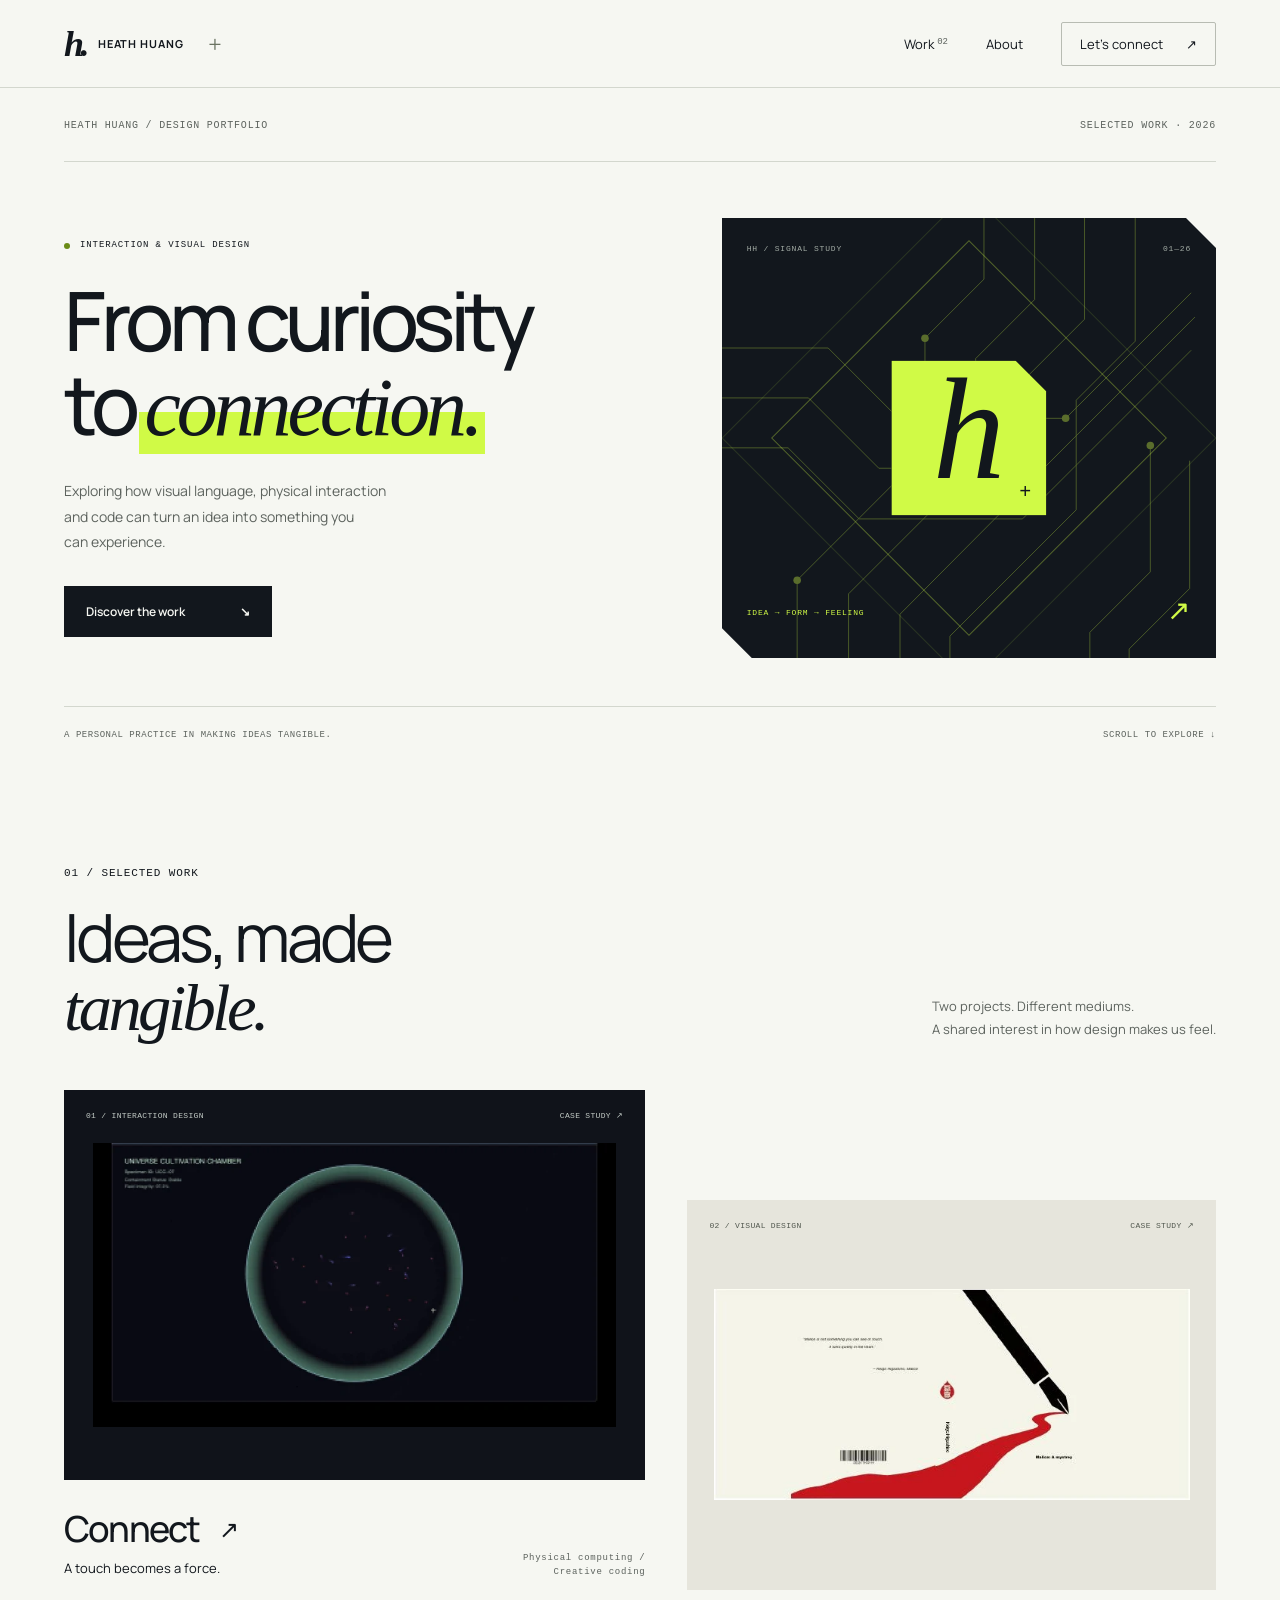
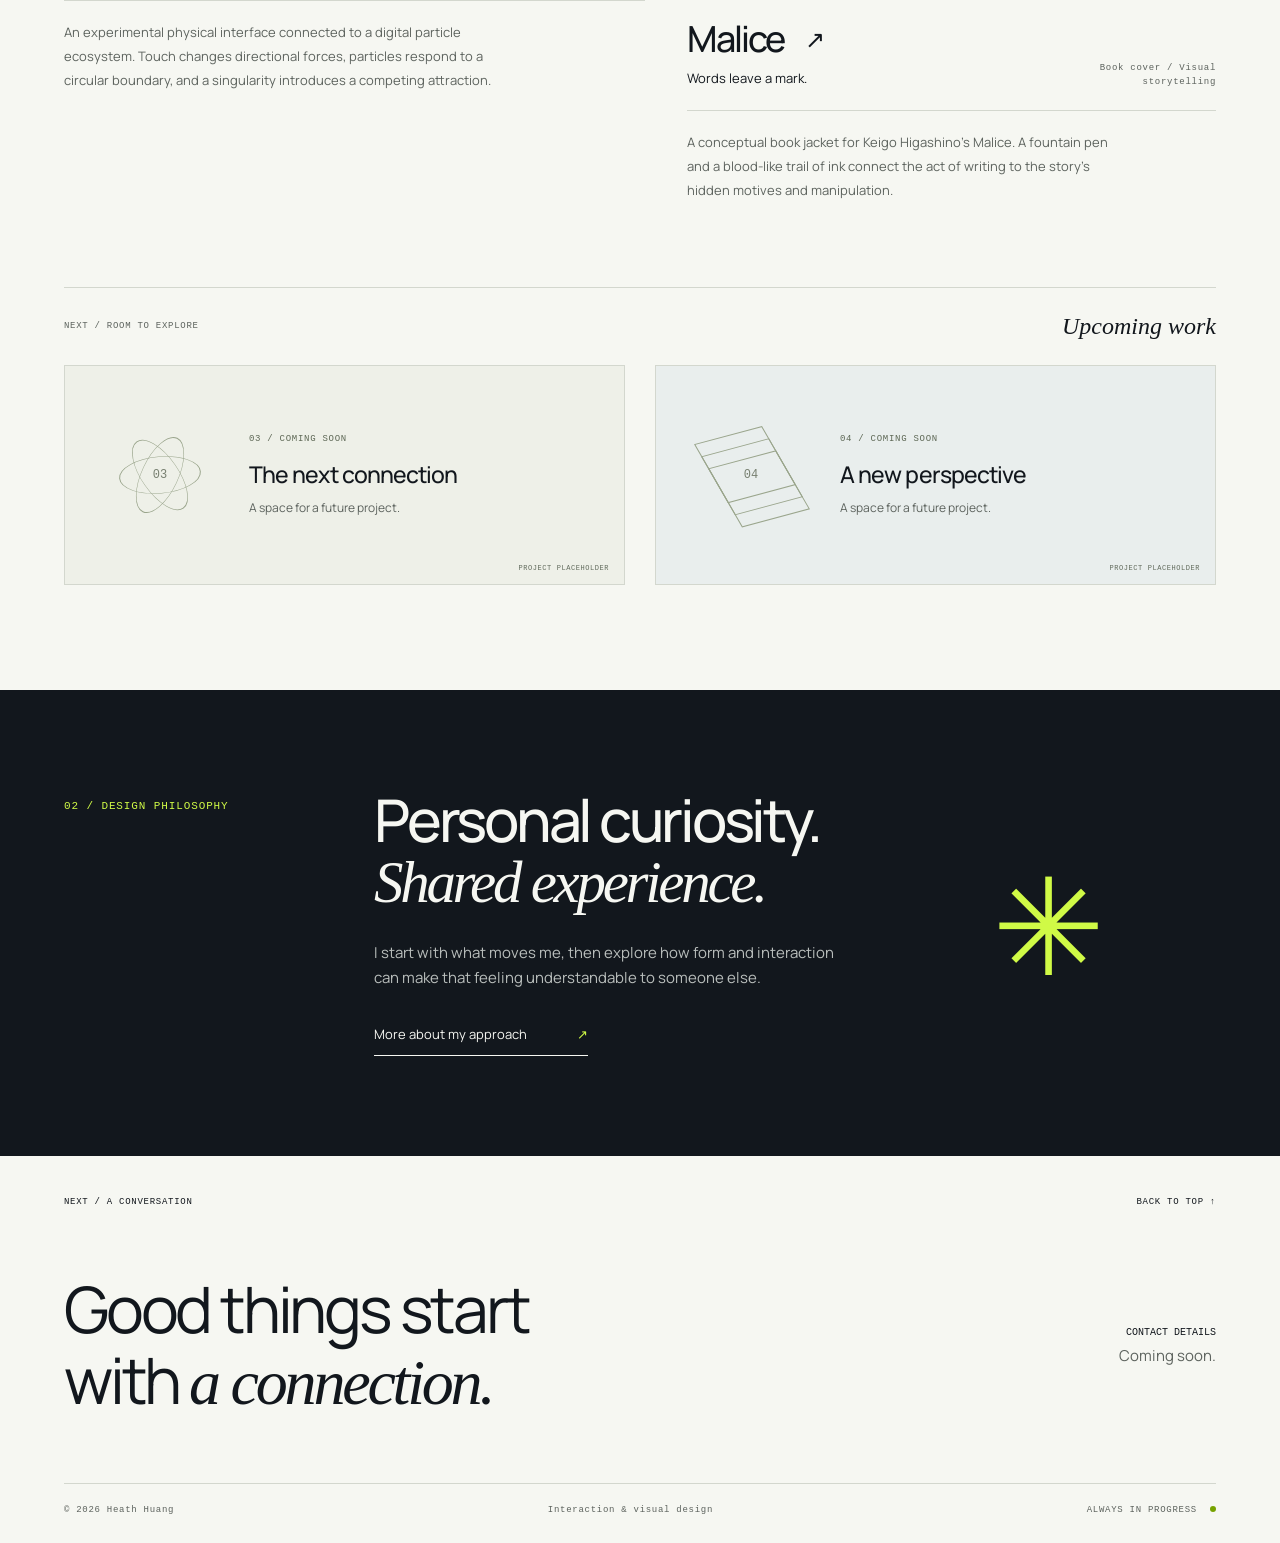
<file: index.html>
<!doctype html>
<html lang="en"><head><meta charset="UTF-8"><meta name="viewport" content="width=device-width, initial-scale=1"><meta name="theme-color" content="#d0fa46"><meta name="description" content="Heath Huang's selected work in interaction design, creative coding and visual storytelling."><title>Heath Huang — From curiosity to connection</title><link rel="icon" href="assets/favicon.svg" type="image/svg+xml"><link rel="preload" href="assets/fonts/Manrope-Variable.ttf" as="font" type="font/ttf" crossorigin><link rel="stylesheet" href="css/styles.css"><link rel="stylesheet" href="css/refinement.css"><script type="module" src="js/app.js"></script></head><body><a class="skip" href="#main">Skip to content</a><div id="app"></div><noscript>Please enable JavaScript to view this portfolio.</noscript></body></html>
</file>
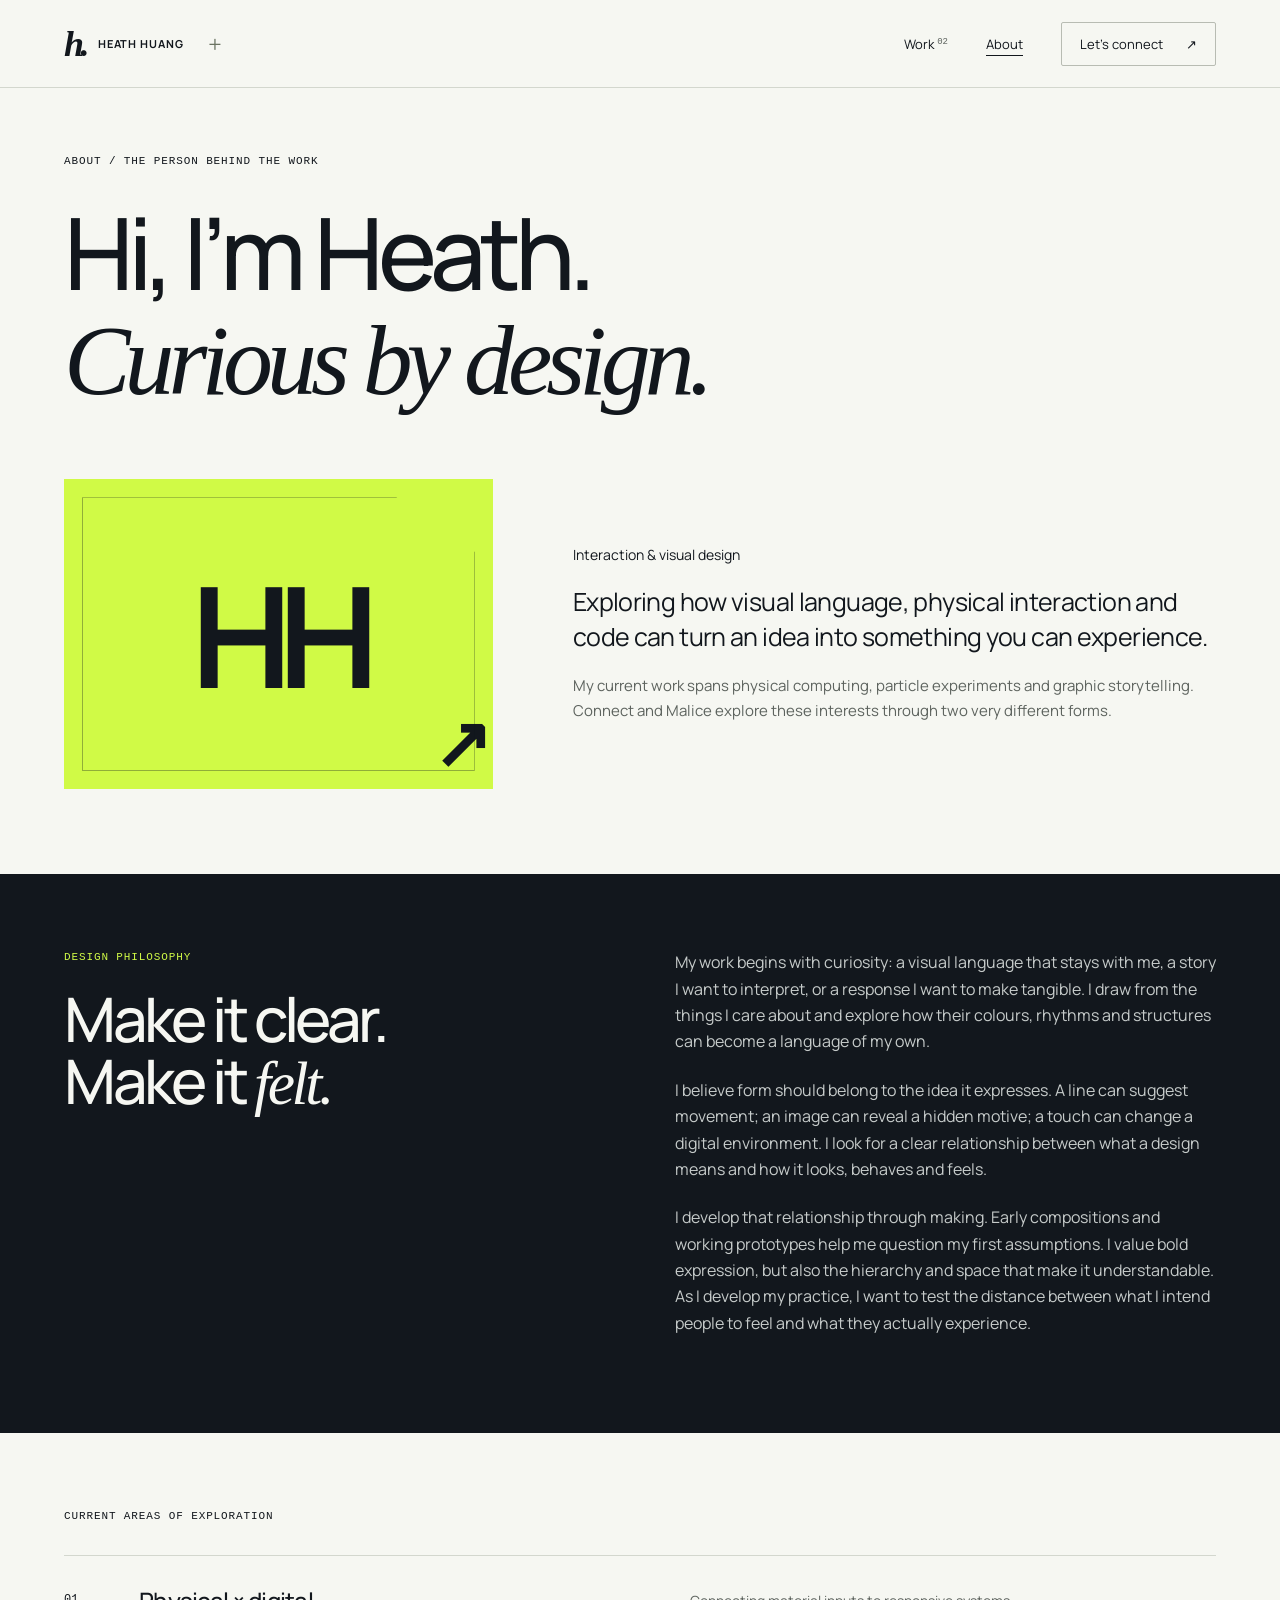
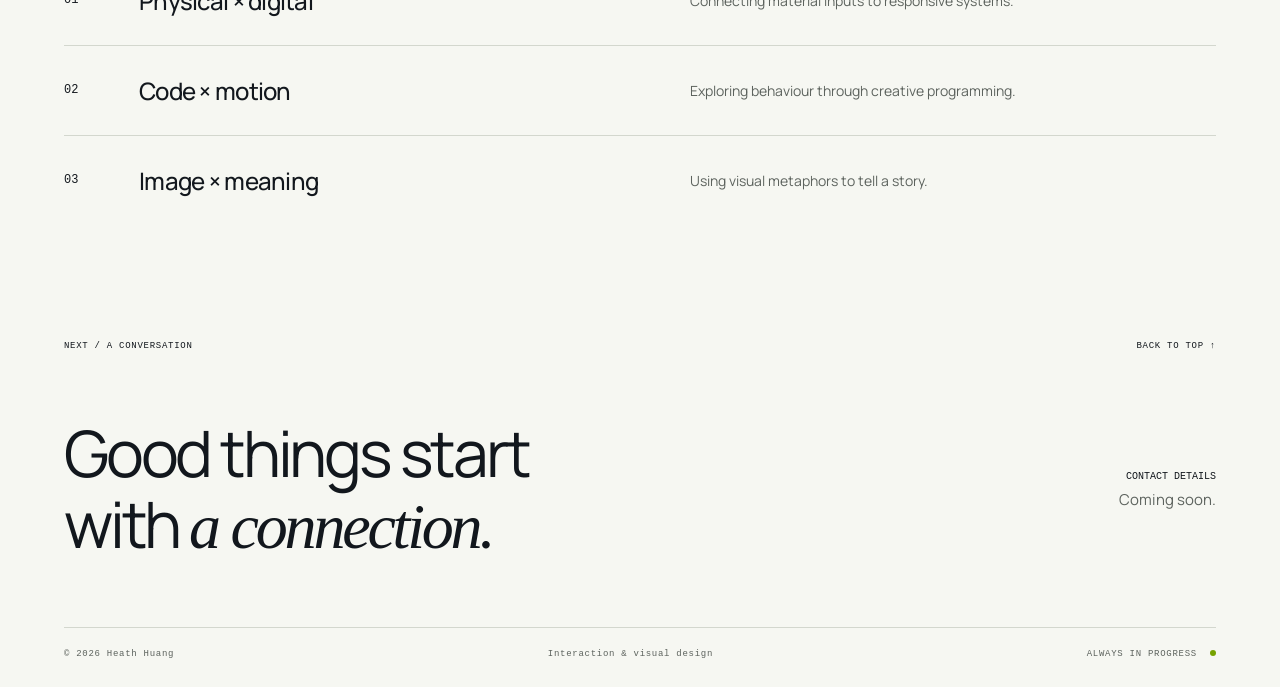
<file: about.html>
<!doctype html>
<html lang="en"><head><meta charset="UTF-8"><meta name="viewport" content="width=device-width, initial-scale=1"><meta name="theme-color" content="#d2ff43"><meta name="description" content="Heath Huang's approach to interaction, visual storytelling and creative experimentation."><title>About — Heath Huang</title><link rel="icon" href="assets/favicon.svg" type="image/svg+xml"><link rel="stylesheet" href="css/styles.css"><link rel="stylesheet" href="css/refinement.css"><script type="module" src="js/app.js"></script></head><body><a class="skip" href="#main">Skip to content</a><div id="app"></div><noscript>Please enable JavaScript to view this portfolio.</noscript></body></html>
</file>
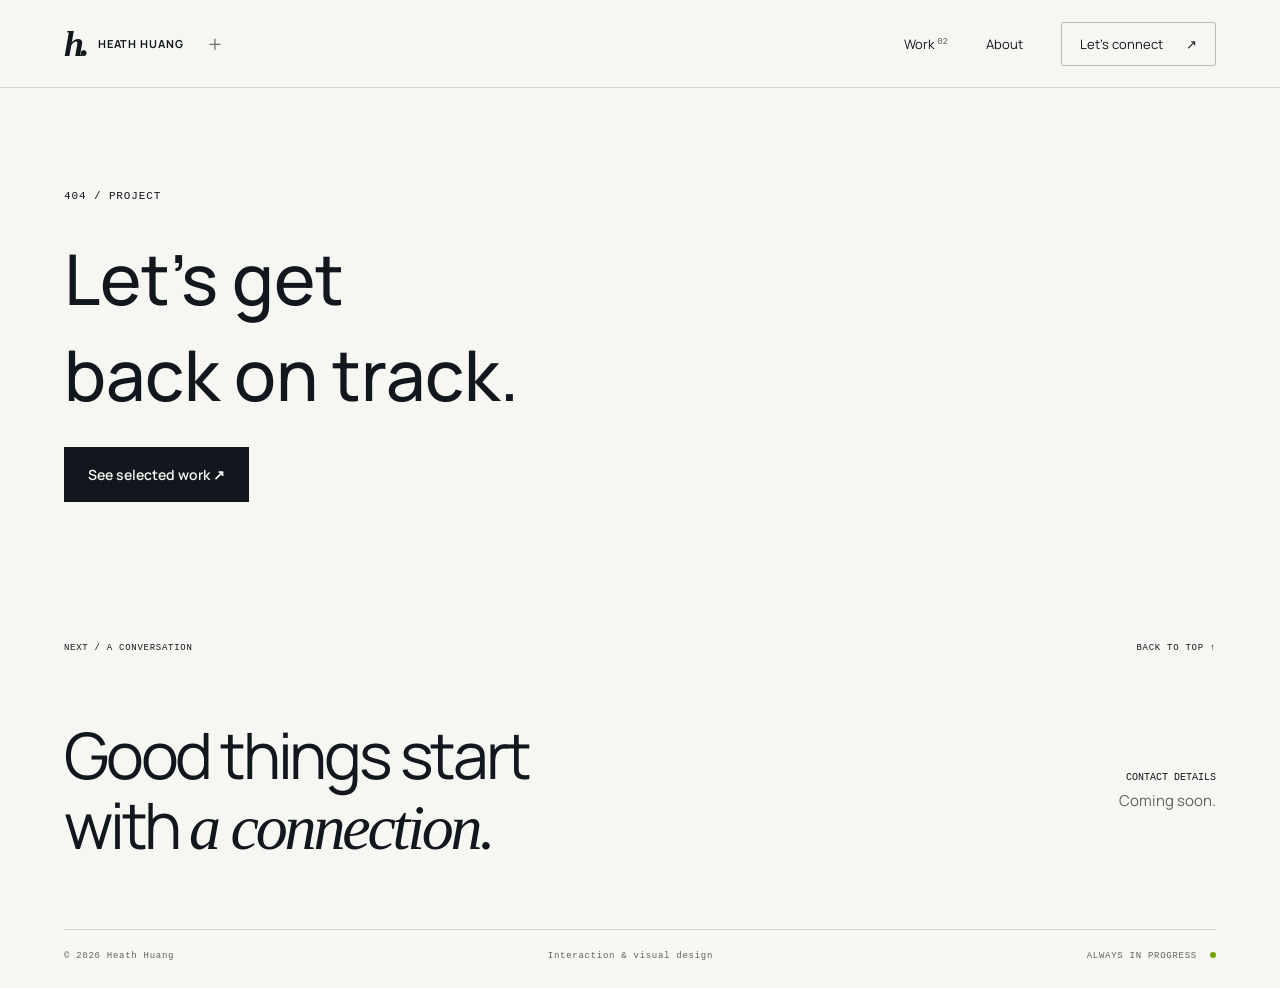
<file: project.html>
<!doctype html>
<html lang="en"><head><meta charset="UTF-8"><meta name="viewport" content="width=device-width, initial-scale=1"><meta name="theme-color" content="#d2ff43"><meta name="description" content="Explore the process behind Heath Huang's design projects."><title>Selected project — Heath Huang</title><link rel="icon" href="assets/favicon.svg" type="image/svg+xml"><link rel="stylesheet" href="css/styles.css"><link rel="stylesheet" href="css/refinement.css"><script type="module" src="js/app.js"></script></head><body><a class="skip" href="#main">Skip to content</a><div id="app"></div><noscript>Please enable JavaScript to view this portfolio.</noscript></body></html>
</file>
<file: css/styles.css>
/* 01 TOKENS — change the palette, typography and spacing here. */
:root{--lime:#d2ff43;--ink:#11151c;--paper:#f7f8f2;--muted:#5d635e;--line:#d3d7ce;--cyan:#78d9e7;--pad:clamp(22px,5vw,84px);--sans:Arial,Helvetica,sans-serif;--serif:Georgia,'Times New Roman',serif}
*{box-sizing:border-box}html{scroll-behavior:smooth;scroll-padding-top:90px}body{margin:0;background:var(--paper);color:var(--ink);font-family:var(--sans);-webkit-font-smoothing:antialiased}a{color:inherit;text-decoration:none}button{font:inherit}img{max-width:100%;display:block}h1,h2,h3,p,figure{margin:0}h1,h2,h3{font-weight:600}p{line-height:1.65}em,.italic{font-family:var(--serif);font-weight:400}::selection{background:var(--lime);color:var(--ink)}:focus-visible{outline:3px solid #2672de;outline-offset:5px}.skip{position:fixed;top:-60px;left:20px;background:var(--ink);color:white;padding:14px;z-index:100}.skip:focus{top:10px}.eyebrow,.edition,.back-link,.back-top,.footer-bottom,.hero-index,.work-end,.metadata dt,.art-caption,.draft-label{font-family:monospace;font-size:11px;letter-spacing:.08em;line-height:1.5}.eyebrow{display:block}.button{display:inline-flex;align-items:center;justify-content:space-between;gap:44px;padding:18px 24px;font-size:14px;font-weight:600;transition:transform .2s}.button:hover{transform:translateY(-3px)}.button.dark{background:var(--ink);color:var(--paper)}
/* 02 SHARED CHROME */
.site-header{height:86px;display:flex;align-items:center;justify-content:space-between;padding:0 var(--pad);background:var(--paper);border-bottom:1px solid var(--line);position:relative;z-index:20}.wordmark{display:flex;align-items:center;gap:12px;font-size:12px;letter-spacing:.08em;font-weight:bold}.brand-mark{font-family:var(--serif);font-style:italic;font-size:36px;letter-spacing:-.1em;line-height:1}.brand-plus{margin-left:12px;font-size:24px;font-weight:400}#nav-links{display:flex;align-items:center;gap:38px;font-size:13px}#nav-links a:hover,#nav-links a[aria-current]{text-decoration:underline;text-underline-offset:6px}sup{font:9px monospace;color:var(--muted)}.nav-contact{padding:12px 18px;border:1px solid var(--ink)}.nav-contact span{margin-left:20px}.menu-toggle{display:none}
/* 03 HOME / HERO */
.hero{background:var(--lime);padding:28px var(--pad) 36px;overflow:hidden;position:relative}.hero-top{display:flex;justify-content:space-between;border-bottom:1px solid #11151c45;padding-bottom:20px}.hero-title{position:relative;min-height:540px;display:grid;grid-template-columns:1.15fr 1fr}.hero h1{font-size:clamp(78px,9.8vw,154px);line-height:.89;letter-spacing:-.065em;padding:47px 0 30px;z-index:2;position:relative}.hero .italic{letter-spacing:-.08em}.outline{-webkit-text-stroke:1.5px var(--ink);color:transparent}.hero-star{display:inline-block;font-size:.7em;margin-left:25px;font-weight:400}.hero-art{position:relative;min-width:0}.circuit{position:absolute;width:120%;height:115%;top:-15px;right:-12%;opacity:.65}.core{position:absolute;top:31%;left:27%;width:180px;height:180px;border:1px solid var(--ink);background:var(--lime);transform:rotate(-12deg);display:grid;place-items:center;box-shadow:10px 10px 0 var(--ink);clip-path:polygon(0 0,80% 0,100% 20%,100% 100%,20% 100%,0 80%)}.core span{font-family:var(--serif);font-style:italic;font-size:150px;line-height:.8;transform:rotate(12deg);margin-top:-18px}.art-caption{position:absolute;bottom:32px;left:15%;display:grid;gap:7px;font-size:9px}.hero-bottom{border-top:1px solid #11151c45;padding-top:26px;display:flex;justify-content:space-between;align-items:center;gap:30px;position:relative;z-index:2}.hero-bottom p{max-width:385px;font-size:14px;line-height:1.55}.hero-index{font-size:9px;writing-mode:vertical-rl}.ticker{display:flex;align-items:center;justify-content:space-between;padding:20px var(--pad);background:var(--ink);color:var(--paper);font-size:12px;font-weight:600;letter-spacing:.1em;gap:22px}.ticker b{color:var(--lime);font-size:22px;font-weight:400}
/* 04 SELECTED WORK */
.work-section{padding:90px var(--pad) 60px}.section-head{display:flex;justify-content:space-between;align-items:end;gap:30px;margin-bottom:45px}.section-head h2,.home-about h2,.philosophy h2{font-size:clamp(42px,5vw,76px);line-height:1.02;letter-spacing:-.055em;margin-top:22px}.section-head>p{font-size:13px;color:var(--muted);max-width:350px}.project-list{display:grid;grid-template-columns:1.15fr 1fr;gap:30px;align-items:start}.project-card.malice{margin-top:100px}.project-media{height:380px;position:relative;overflow:hidden;display:flex;align-items:center;justify-content:center;background:#101319}.project-media img{width:100%;object-fit:contain;transition:transform .6s}.connect .project-media img{width:94%}.project-card:hover img{transform:scale(1.045)}.malice .project-media{background:#e8e7dd}.malice .project-media img{width:90%;box-shadow:0 15px 30px #11151c15}.project-number{position:absolute;left:22px;top:20px;font:13px monospace;z-index:2;color:var(--paper)}.malice .project-number{color:var(--ink)}.project-open{position:absolute;bottom:0;right:0;background:var(--lime);width:60px;height:60px;display:grid;place-items:center;font-size:32px;transition:background .2s}.project-card:hover .project-open{background:var(--cyan)}.project-info{padding:23px 0;border-bottom:1px solid var(--line);display:flex;justify-content:space-between;align-items:end;gap:14px}.project-info .eyebrow{font-size:9px;color:var(--muted)}.project-info h3{font-size:25px;letter-spacing:-.04em;margin-top:9px}.project-info h3 span{font-size:13px;font-weight:400;letter-spacing:0;display:block;margin-top:8px}.project-disciplines{font-size:10px;line-height:1.5;color:var(--muted);max-width:110px;text-align:right}.work-end{display:flex;justify-content:space-between;margin-top:50px;font-size:10px;color:var(--muted)}.work-end>span:last-child{font-size:24px}.home-about{background:var(--ink);color:var(--paper);display:grid;grid-template-columns:1fr 2.1fr .8fr;gap:30px;padding:90px var(--pad);position:relative;overflow:hidden}.home-about>.eyebrow{color:var(--lime);margin-top:8px}.home-about h2{margin-top:0}.home-about p{max-width:470px;margin-top:28px;font-size:15px;color:#b9bebc}.text-link{display:inline-flex;gap:50px;border-bottom:1px solid;padding:16px 0 12px;margin-top:18px;font-size:13px}.text-link span{color:var(--lime)}.about-symbol{font-size:170px;line-height:1;color:var(--lime);align-self:center}
/* 05 PROJECT PAGES */
.project-hero{padding:40px var(--pad) 45px}.back-link{font-size:10px}.project-heading{display:flex;justify-content:space-between;align-items:end;margin:54px 0 25px;gap:25px}.project-heading h1{font-size:clamp(80px,12vw,170px);line-height:.95;letter-spacing:-.07em;margin-top:12px}.lime-dot{color:#779d0c}.project-heading>p{font-family:var(--serif);font-style:italic;font-size:clamp(24px,3vw,45px);padding-bottom:10px}.project-summary{max-width:700px;font-size:17px}.metadata{display:grid;grid-template-columns:repeat(4,1fr);gap:25px;border-top:1px solid var(--line);padding-top:25px;margin:40px 0 0}.metadata dt{font-size:9px;color:var(--muted)}.metadata dd{margin:10px 0 0;font-size:12px;line-height:1.6}.case-hero-image{padding:45px var(--pad);display:flex;justify-content:center;background:#0d1018}.case-hero-image img{max-height:570px;width:auto;max-width:100%;object-fit:contain}.case-hero-image.malice{background:#e8e7dd}.case-hero-image.malice img{width:90%}.case-layout{display:grid;grid-template-columns:180px minmax(0,1fr);gap:55px;padding:0 var(--pad)}.case-nav{position:sticky;top:35px;height:fit-content;padding:75px 0 0}.case-nav>.eyebrow{font-size:9px;color:var(--muted);margin-bottom:24px}.case-nav a{display:flex;gap:12px;padding:12px 0;text-transform:capitalize;font-size:12px;border-bottom:1px solid var(--line)}.case-nav a span{font:10px monospace;color:var(--muted)}.case-nav a:hover{color:#517100}.case-section{padding:75px 0;border-bottom:1px solid var(--line);display:grid;grid-template-columns:1fr;gap:28px;scroll-margin-top:0}.case-label h2{font-size:clamp(32px,3.6vw,50px);line-height:1.1;letter-spacing:-.045em;margin-top:14px}.case-label>.eyebrow{font-size:10px;color:var(--muted)}.case-content p{max-width:720px;font-size:16px;margin-bottom:20px}.case-content .large-copy{font-size:23px;line-height:1.4;letter-spacing:-.025em}.flow{padding:0;margin:0 0 30px;list-style:none;display:grid;grid-template-columns:repeat(4,1fr);background:var(--lime)}.flow li{padding:20px 15px;font-size:12px;border-right:1px solid #11151c33}.flow li span{font:10px monospace;display:block;margin-bottom:16px}.case-content figure{margin:16px 0 30px}.case-content figure>img{width:100%;max-height:550px;object-fit:contain;background:#e8e7dd}.case-content figcaption{font:10px/1.6 monospace;color:var(--muted);padding-top:12px}.image-pair{display:grid;grid-template-columns:1fr 1fr;gap:18px}.image-pair img{aspect-ratio:1.5;object-fit:contain}.decisions{display:grid;gap:0;margin-top:20px}.decisions article{border-top:1px solid var(--line);padding:24px 0;display:grid;grid-template-columns:1fr 1.6fr;gap:30px}.decisions h3{font-size:17px;line-height:1.4}.decisions p{font-size:14px;margin:0;color:var(--muted)}.note{border-left:3px solid var(--ink);padding:6px 0 6px 22px;margin:30px 0}.note p{font-size:14px;margin:10px 0 0}.case-content .source-note{font-size:12px;color:var(--muted);margin-top:25px}.process-sheet img{max-height:850px!important;object-fit:contain}.next-project{background:var(--lime);padding:50px var(--pad);display:flex;align-items:center;justify-content:space-between;gap:25px;margin-top:70px}.next-project>span:last-child{font-size:clamp(40px,7vw,95px);letter-spacing:-.05em}.next-project:hover{background:var(--cyan)}
/* 06 ABOUT */
.about-hero{padding:65px var(--pad) 85px}.about-hero h1{font-size:clamp(55px,7.8vw,110px);letter-spacing:-.06em;line-height:1.05;margin:30px 0 65px}.about-intro{display:grid;grid-template-columns:1fr 1.5fr;gap:80px;align-items:center}.monogram{background:var(--lime);height:310px;display:flex;align-items:center;justify-content:center;font-size:140px;font-weight:700;letter-spacing:-.1em;position:relative;overflow:hidden}.monogram:after{content:'';position:absolute;inset:18px;border:1px solid #11151c55;clip-path:polygon(0 0,80% 0,100% 20%,100% 100%,0 100%)}.monogram span{font-size:70px;position:absolute;right:15px;bottom:0}.about-intro h2{font-size:14px;font-weight:400;margin-bottom:20px}.about-intro .large-copy{font-size:25px;line-height:1.4;letter-spacing:-.025em;margin-bottom:20px}.about-intro p:last-child{font-size:15px;color:var(--muted)}.philosophy{padding:75px var(--pad);background:var(--ink);color:var(--paper);display:grid;grid-template-columns:1fr 1fr;gap:70px}.philosophy .eyebrow{color:var(--lime)}.philosophy h2{font-size:clamp(40px,4.8vw,68px)}.philosophy p{margin-bottom:22px;color:#c6cbca;font-size:16px}.draft-label{display:inline-block;border:1px solid #5d635e;padding:7px 10px;font-size:9px;margin-top:25px;color:#b9bebc}.practice{padding:75px var(--pad)}.practice>.eyebrow{margin-bottom:30px}.practice>div{display:grid;grid-template-columns:50px 1fr 1fr;gap:25px;padding:28px 0;border-top:1px solid var(--line);align-items:center}.practice h3{font-size:24px;letter-spacing:-.03em}.practice p{font-size:14px;color:var(--muted)}.practice>div>span{font:12px monospace}.not-found{padding:100px var(--pad)}.not-found h1{font-size:70px;margin:25px 0}
/* 07 FOOTER */
footer{padding:40px var(--pad) 25px;background:var(--paper)}.footer-top{display:flex;justify-content:space-between;gap:20px}.footer-top .eyebrow,.back-top{font-size:9px}.footer-main{display:flex;align-items:center;justify-content:space-between;gap:40px;padding:50px 0}.footer-main h2{font-size:clamp(34px,5vw,68px);letter-spacing:-.05em;line-height:1.1}.contact-note{font:10px/1.8 monospace;text-align:right}.contact-note span{font-family:var(--sans);font-size:18px}.footer-bottom{display:flex;justify-content:space-between;gap:20px;font-size:9px;border-top:1px solid var(--line);padding-top:20px;color:var(--muted)}.dot{display:inline-block;width:6px;height:6px;background:#76a200;border-radius:50%;margin-left:7px}.round-link{background:var(--lime);border-radius:50%;width:95px;height:95px;display:grid;place-items:center;font-size:45px}
/* 08 RESPONSIVE & ACCESSIBILITY */
@media(min-width:1600px){#app{max-width:1800px;margin:auto;border-left:1px solid var(--line);border-right:1px solid var(--line)}}
@media(max-width:1000px){.hero-title{min-height:440px}.hero h1{font-size:11vw}.core{width:140px;height:140px}.core span{font-size:120px}.project-media{height:310px}.home-about{grid-template-columns:1fr 2fr}.about-symbol{display:none}.case-layout{grid-template-columns:140px minmax(0,1fr);gap:30px}.about-intro{gap:35px}.hero-bottom p{max-width:340px}.project-disciplines{display:none}.flow{grid-template-columns:1fr 1fr}.flow li{border-bottom:1px solid #11151c33}}
@media(max-width:700px){html{scroll-padding-top:20px}.site-header{height:72px}.wordmark{font-size:10px}.brand-plus{display:none}.menu-toggle{display:flex;gap:20px;border:1px solid var(--ink);background:transparent;padding:9px 12px;font-size:12px}#nav-links{display:none;position:absolute;top:71px;left:0;right:0;background:var(--paper);padding:25px var(--pad);border-bottom:1px solid var(--line);flex-direction:column;align-items:stretch;gap:22px}.menu-toggle[aria-expanded=true]+#nav-links{display:flex}.nav-contact{width:fit-content}.hero{padding-top:20px}.hero-top{align-items:start;gap:25px}.hero-top .eyebrow{font-size:8px;max-width:150px}.edition{font-size:8px;text-align:right}.hero-title{grid-template-columns:1fr;min-height:0}.hero h1{font-size:clamp(72px,17vw,118px);padding:38px 0 28px;line-height:.92}.hero-star{margin-left:15px}.hero-art{position:absolute;right:-90px;top:30px;width:64%;height:100%;opacity:.26;pointer-events:none}.core,.art-caption{display:none}.hero-bottom{display:grid;grid-template-columns:1fr;padding-top:22px;gap:22px}.hero-bottom p{font-size:13px;max-width:290px}.hero-bottom .button{width:fit-content;padding:14px 18px}.hero-index{display:none}.ticker{padding:17px var(--pad);font-size:8px;gap:15px;flex-wrap:wrap;justify-content:start}.ticker b{font-size:14px}.ticker span:last-of-type,.ticker b:last-child{display:none}.work-section{padding-top:55px}.section-head{display:block;margin-bottom:30px}.section-head h2{font-size:47px}.section-head>p{margin-top:20px;font-size:12px}.project-list{grid-template-columns:1fr;gap:35px}.project-card.malice{margin-top:0}.project-media{height:280px}.project-info h3 span{display:inline;font-size:12px}.project-info h3{font-size:25px}.work-end{font-size:8px}.home-about{display:block;padding:50px var(--pad)}.home-about>.eyebrow{margin-bottom:30px}.home-about h2{font-size:44px}.home-about p{font-size:14px}.footer-main{align-items:start;flex-direction:column;padding:35px 0;gap:28px}.footer-main h2{font-size:42px}.contact-note{text-align:left}.footer-bottom{flex-wrap:wrap;font-size:8px}.footer-bottom>span:nth-child(2){display:none}.project-hero{padding-top:25px}.project-heading{margin-top:35px;display:block}.project-heading h1{font-size:85px}.project-heading>p{margin-top:25px;font-size:27px}.project-summary{font-size:15px}.metadata{grid-template-columns:1fr 1fr;gap:22px}.case-hero-image{padding:25px 12px}.case-hero-image.malice img{width:100%}.case-layout{display:block}.case-nav{position:relative;top:0;display:flex;gap:16px;flex-wrap:wrap;padding:25px 0}.case-nav>.eyebrow{display:none}.case-nav a{font-size:10px;gap:5px;padding:6px 0}.case-section{padding:45px 0;gap:22px}.case-label h2{font-size:36px}.case-content p{font-size:15px}.case-content .large-copy{font-size:21px}.image-pair{grid-template-columns:1fr}.decisions article{grid-template-columns:1fr;gap:10px}.next-project{margin-top:40px;padding:35px var(--pad);display:block}.next-project>span:last-child{display:block;margin-top:16px;font-size:55px}.about-hero{padding:45px var(--pad)}.about-hero h1{font-size:54px;margin-bottom:35px}.about-intro{grid-template-columns:1fr;gap:30px}.monogram{height:250px}.about-intro .large-copy{font-size:23px}.philosophy{grid-template-columns:1fr;padding:50px var(--pad);gap:30px}.philosophy h2{font-size:47px}.practice{padding:45px var(--pad)}.practice>div{grid-template-columns:30px 1fr;gap:10px}.practice>div p{grid-column:2}.practice h3{font-size:23px}.not-found h1{font-size:45px}}
@media(max-width:700px){.ticker{flex-wrap:nowrap;justify-content:space-between;gap:10px;font-size:7px}.ticker b:nth-child(6){display:none}}
@media(prefers-reduced-motion:reduce){html{scroll-behavior:auto}*,*:before,*:after{animation:none!important;transition:none!important}}
</file>
<file: css/refinement.css>
/* V2: typography, rhythm, editorial composition, restrained motion. */
@font-face{font-family:Manrope;src:url('../assets/fonts/Manrope-Variable.ttf') format('truetype');font-style:normal;font-weight:200 800;font-display:swap}
:root{--sans:Manrope,Arial,sans-serif;--paper:#f6f7f2;--lime:#d0fa46;--ink:#12171d;--ease:cubic-bezier(.22,1,.36,1)}
body{font-family:var(--sans)}h1,h2,h3{font-weight:500}p{text-wrap:pretty}.site-header{height:88px}.wordmark{font-size:11px}.nav-contact{border-color:#b8bcb3;border-radius:2px;transition:background .25s,border-color .25s}.nav-contact:hover{background:var(--lime);border-color:var(--lime)}.brand-plus{color:#6a7361;font-weight:300}.hero-v2{padding:30px var(--pad) 0}.hero-meta,.hero-caption{display:flex;justify-content:space-between;gap:20px}.hero-meta{padding-bottom:28px;border-bottom:1px solid var(--line)}.hero-meta .eyebrow{font-size:10px;color:var(--muted)}.hero-composition{display:grid;grid-template-columns:1.25fr 1fr;align-items:center;gap:40px;padding:56px 0 48px}.hero-kicker{font:9px/1.5 monospace;letter-spacing:.1em;display:flex;align-items:center;gap:10px}.hero-kicker i{width:6px;height:6px;background:#6a8b17;border-radius:50%}.hero-message h1{font-size:clamp(52px,6.4vw,100px);line-height:1.03;letter-spacing:-.067em;margin:25px 0 28px}.hero-message h1 em{display:inline-block;position:relative;isolation:isolate;letter-spacing:-.05em}.hero-message h1 em:before{content:'';position:absolute;inset:55% -6px -4px;background:var(--lime);z-index:-1}.hero-message>p{max-width:355px;font-size:14px;line-height:1.8;color:var(--muted)}.hero-message .button{margin-top:32px;padding:17px 22px;font-size:12px;gap:55px}.button span,.text-link span,.nav-contact span{display:inline-block;transition:transform .35s var(--ease)}.button:hover span,.text-link:hover span,.nav-contact:hover span{transform:translate(3px,-3px)}.hero-caption{font:9px/1.5 monospace;letter-spacing:.06em;padding:22px 0;border-top:1px solid var(--line);color:var(--muted)}
.signal-field{height:440px;background:var(--ink);color:var(--lime);position:relative;overflow:hidden;clip-path:polygon(0 0,calc(100% - 30px) 0,100% 30px,100% 100%,30px 100%,0 calc(100% - 30px));--mx:0px;--my:0px}.signal-field .circuit{width:110%;height:110%;right:-5%;top:-5%;opacity:.38;transform:translate(var(--mx),var(--my));transition:transform .5s var(--ease)}.signal-field .circuit path{stroke-width:1;stroke-dasharray:1400;stroke-dashoffset:0;animation:trace 2.4s var(--ease) both}.signal-meta,.signal-bottom{position:absolute;left:25px;right:25px;display:flex;justify-content:space-between;z-index:2;font:8px/1.5 monospace;letter-spacing:.1em}.signal-meta{top:25px;color:#a3aca5}.signal-bottom{bottom:24px;align-items:center}.signal-bottom>span:last-child{font-size:28px}.signal-core{position:absolute;top:50%;left:50%;transform:translate(calc(-50% + var(--mx)),calc(-50% + var(--my)));width:155px;height:155px;display:grid;place-items:center;background:var(--lime);color:var(--ink);font:italic 145px/.8 Georgia;box-shadow:0 0 0 9px #12171d;transition:transform .5s var(--ease);clip-path:polygon(0 0,80% 0,100% 20%,100% 100%,0 100%);padding-bottom:20px}.signal-core>span{position:absolute;right:15px;bottom:12px;font:20px monospace}.signal-ring{position:absolute;border:1px solid #d0fa4655;width:280px;height:280px;top:50%;left:50%;transform:translate(-50%,-50%) rotate(45deg)}.ring-b{width:350px;height:350px;border-color:#d0fa4620}.work-section{padding-top:100px}.section-head{margin-bottom:48px}.section-head h2{font-size:clamp(44px,5.2vw,78px);font-weight:400}.section-head>p{font-size:13px;line-height:1.8}.featured-grid{display:grid;grid-template-columns:1.1fr 1fr;gap:42px}.featured.malice{padding-top:110px}.featured-media{height:390px;position:relative;background:#10131a;overflow:hidden;display:flex;align-items:center;justify-content:center}.featured.malice .featured-media{background:#e6e5dc}.media-top{position:absolute;top:20px;left:22px;right:22px;display:flex;justify-content:space-between;color:#c4ccc7;font:8px/1.5 monospace;letter-spacing:.04em;z-index:1}.malice .media-top{color:#51574e}.featured-media img{width:90%;height:auto;max-height:75%;object-fit:contain;transition:transform .8s var(--ease)}.featured-link:hover img,.featured-link:focus-visible img{transform:scale(1.035)}.featured-info{display:flex;justify-content:space-between;align-items:end;padding:24px 0 21px;border-bottom:1px solid var(--line);gap:20px}.featured-info h3{font-size:36px;letter-spacing:-.05em;display:flex;align-items:center;gap:20px}.featured-info h3>span{font-size:24px;transition:transform .4s var(--ease);font-weight:300}.featured-link:hover h3>span{transform:translate(5px,-5px)}.featured-info p{font-size:13px;margin-top:5px}.featured-info>.eyebrow{font-size:9px;text-align:right;color:var(--muted);max-width:130px}.featured-summary{font-size:13px;line-height:1.85;color:var(--muted);margin-top:19px;max-width:440px}.media-action{position:absolute;right:0;bottom:0;background:var(--lime);color:var(--ink);padding:17px 21px;font-size:10px;transform:translateY(100%);transition:transform .35s var(--ease)}.featured-link:hover .media-action,.featured-link:focus-visible .media-action{transform:translateY(0)}
.upcoming-head{display:flex;justify-content:space-between;align-items:center;border-top:1px solid var(--line);padding-top:25px;margin-top:85px;margin-bottom:25px}.upcoming-head>.eyebrow{font-size:9px;color:var(--muted)}.upcoming-head>span:last-child{font:italic 24px Georgia}.upcoming-grid{display:grid;grid-template-columns:1fr 1fr;gap:30px}.upcoming{position:relative;border:1px solid var(--line);display:grid;grid-template-columns:130px 1fr;gap:24px;min-height:220px;padding:30px;align-items:center;background:#eef0e8;overflow:hidden}.upcoming.planes{background:#e9eeed}.upcoming-art{position:relative;height:120px;display:grid;place-items:center}.upcoming-art>span{font:12px monospace;color:#777f70}.upcoming-art i{position:absolute;width:82px;height:82px;border:1px solid #9aa58c;border-radius:50%;transform:rotate(-35deg) scaleX(.45)}.upcoming-art i:nth-child(2){transform:rotate(25deg) scaleX(.45)}.upcoming-art i:nth-child(3){transform:rotate(85deg) scaleX(.45)}.planes .upcoming-art i{border-radius:0;transform:rotate(-30deg) skewY(15deg) translate(0,-12px);width:68px;height:68px}.planes .upcoming-art i:nth-child(2){transform:rotate(-30deg) skewY(15deg) translate(0,2px)}.planes .upcoming-art i:nth-child(3){transform:rotate(-30deg) skewY(15deg) translate(0,16px)}.upcoming-body>.eyebrow{font-size:9px;color:#5d6755}.upcoming h3{font-size:23px;letter-spacing:-.04em;margin:12px 0 8px}.upcoming p{font-size:12px;color:var(--muted)}.slot-label{position:absolute;right:15px;bottom:12px;font:7px monospace;letter-spacing:.08em;color:#626b5d}.home-about{margin-top:45px;padding-top:100px;padding-bottom:100px}.home-about h2{font-size:clamp(38px,4.6vw,67px)}.about-symbol{font-weight:300;font-size:135px}.footer-main{padding:65px 0}.footer-main h2{font-weight:400}.contact-note span{font-size:15px;color:var(--muted)}
.project-heading h1{font-weight:500;letter-spacing:-.075em}.case-content p{line-height:1.85}.case-label h2{font-weight:400}.case-nav a{border-bottom-color:#d3d7ce80;transition:color .2s,padding-left .3s var(--ease)}.case-nav a[aria-current]{color:#385400;padding-left:8px;font-weight:700;border-bottom-color:#9fbc64}.case-nav a[aria-current]:after{content:'↗';margin-left:auto}.reading-progress{position:fixed;left:0;top:0;height:3px;width:100%;background:#95ba20;transform-origin:left;z-index:100;pointer-events:none}.flow li{font-size:13px;padding:23px 18px}.flow li span{font-size:10px}.note{background:#edf1e4;padding:22px;border-left-color:#769f15}.case-content .source-note{line-height:1.8}.image-zoom{display:block;position:relative;width:100%;border:0;padding:0;background:#e8e7dd;cursor:zoom-in;text-align:left}.image-zoom img{width:100%;max-height:550px;object-fit:contain}.image-zoom>span{position:absolute;right:12px;bottom:12px;background:var(--paper);padding:9px 12px;font:9px monospace;color:var(--ink);box-shadow:0 2px 15px #0001}.image-dialog{border:0;padding:65px 30px 25px;background:var(--ink);color:var(--paper);width:min(1100px,94vw);max-height:94vh}.image-dialog::backdrop{background:#0b0f16d9;backdrop-filter:blur(7px)}.image-dialog>img{width:100%;height:auto;max-height:72vh;object-fit:contain}.image-dialog>p{font:11px/1.7 monospace;margin-top:20px}.close-dialog{position:absolute;right:20px;top:15px;padding:10px 18px;border:1px solid #abb1a9;color:var(--paper);background:transparent;cursor:pointer}.dialog-open{overflow:hidden}.reveal{opacity:0;transform:translateY(22px);transition:opacity .8s var(--ease),transform .9s var(--ease)}.reveal.in-view{opacity:1;transform:none}.hero-message{animation:arrive .9s var(--ease) both}.signal-field{animation:arrive 1.15s var(--ease) both}.menu-toggle span{transition:transform .3s}.menu-toggle[aria-expanded=true] span{transform:rotate(45deg)}
@keyframes arrive{from{opacity:0;transform:translateY(18px)}to{opacity:1;transform:none}}@keyframes trace{from{stroke-dashoffset:1400}to{stroke-dashoffset:0}}
@media(min-width:1500px){.hero-composition{gap:75px}.signal-field{height:490px}.featured-media{height:450px}}
@media(max-width:1000px){.hero-composition{gap:25px;grid-template-columns:1.2fr 1fr}.hero-message h1{font-size:6.5vw}.signal-field{height:370px}.signal-core{width:120px;height:120px;font-size:115px}.signal-ring{width:210px;height:210px}.ring-b{width:270px;height:270px}.featured-grid{gap:25px}.featured-media{height:300px}.upcoming{grid-template-columns:80px 1fr;padding:22px;gap:15px}.upcoming-art{height:100px}.upcoming h3{font-size:20px}.media-top{font-size:7px}.media-top>span:last-child{display:none}}
@media(max-width:700px){.site-header{height:72px}.hero-v2{padding-top:22px}.hero-meta .eyebrow{font-size:8px}.hero-meta{padding-bottom:20px}.hero-composition{grid-template-columns:1fr;padding:32px 0 28px;gap:32px}.hero-message h1{font-size:clamp(45px,10.5vw,70px);margin:22px 0}.hero-message>p{font-size:13px;max-width:310px}.hero-message .button{margin-top:24px;padding:15px 20px}.signal-field{height:245px}.signal-meta,.signal-bottom{font-size:7px;left:20px;right:20px}.signal-meta{top:18px}.signal-bottom{bottom:15px}.signal-core{width:100px;height:100px;font-size:100px}.signal-ring{width:165px;height:165px}.ring-b{width:215px;height:215px}.signal-field .circuit{width:100%;height:160%;top:-30%}.hero-caption{font-size:7px;gap:25px}.hero-caption>span:first-child{max-width:180px}.hero-caption>span:last-child{text-align:right}.work-section{padding-top:60px}.section-head h2{font-size:48px}.featured-grid{grid-template-columns:1fr;gap:45px}.featured.malice{padding-top:0}.featured-media{height:290px}.featured-info h3{font-size:30px}.featured-info>.eyebrow{font-size:8px}.featured-summary{font-size:12px}.media-action{transform:none;font-size:9px;padding:12px 15px}.media-top{font-size:8px}.upcoming-head{margin-top:55px}.upcoming-head>span:last-child{font-size:20px}.upcoming-grid{grid-template-columns:1fr;gap:16px}.upcoming{min-height:165px;grid-template-columns:90px 1fr}.upcoming h3{font-size:22px}.upcoming-art i{width:72px;height:72px}.home-about{margin-top:10px;padding-top:60px;padding-bottom:60px}.home-about h2{font-size:39px}.footer-main h2{font-size:38px}.footer-main{padding:40px 0}.image-dialog{padding:60px 12px 20px}.project-heading h1{font-size:clamp(62px,19vw,85px)}.flow li{font-size:12px;padding:17px 14px}}
@media(prefers-reduced-motion:reduce){.reveal{opacity:1;transform:none}.signal-field,.hero-message,.signal-field .circuit path{animation:none}.signal-field .circuit,.signal-core{transform:none}.signal-core{transform:translate(-50%,-50%)}*,*:before,*:after{transition:none!important;animation:none!important}html{scroll-behavior:auto}}
</file>
